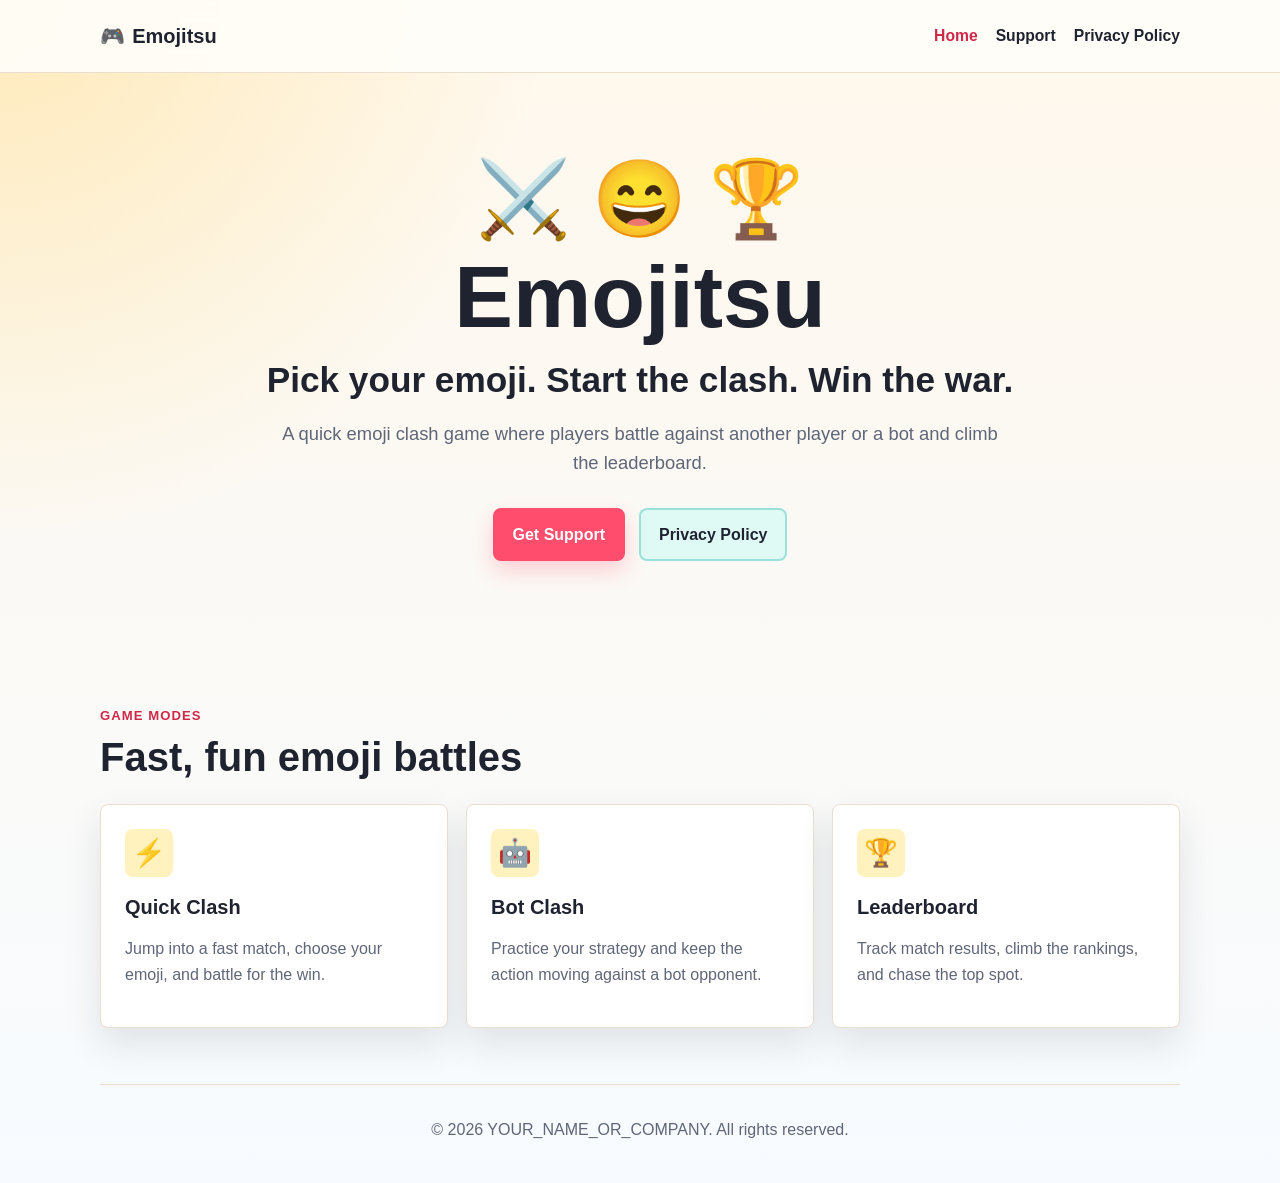
<file: docs/index.html>
<!DOCTYPE html>
<html lang="en">
<head>
  <meta charset="utf-8">
  <meta name="viewport" content="width=device-width, initial-scale=1">
  <title>Emojitsu | Home</title>
  <meta name="description" content="Emojitsu is a quick emoji clash game where players battle against another player or a bot and climb the leaderboard.">
  <link rel="stylesheet" href="styles.css">
</head>
<body>
  <header class="site-header">
    <nav class="nav" aria-label="Main navigation">
      <a class="brand" href="index.html" aria-label="Emojitsu home">Emojitsu</a>
      <div class="nav-links">
        <a href="index.html" aria-current="page">Home</a>
        <a href="support.html">Support</a>
        <a href="privacy.html">Privacy Policy</a>
      </div>
    </nav>
  </header>

  <main>
    <section class="hero section">
      <div class="hero-badge" aria-hidden="true">⚔️ 😄 🏆</div>
      <h1>Emojitsu</h1>
      <p class="hero-line">Pick your emoji. Start the clash. Win the war.</p>
      <p class="hero-copy">A quick emoji clash game where players battle against another player or a bot and climb the leaderboard.</p>
      <div class="button-row" aria-label="Helpful links">
        <a class="button primary" href="support.html">Get Support</a>
        <a class="button secondary" href="privacy.html">Privacy Policy</a>
      </div>
    </section>

    <section class="section" aria-labelledby="features-title">
      <div class="section-heading">
        <p class="eyebrow">Game Modes</p>
        <h2 id="features-title">Fast, fun emoji battles</h2>
      </div>
      <div class="card-grid">
        <article class="card">
          <div class="card-icon" aria-hidden="true">⚡</div>
          <h3>Quick Clash</h3>
          <p>Jump into a fast match, choose your emoji, and battle for the win.</p>
        </article>
        <article class="card">
          <div class="card-icon" aria-hidden="true">🤖</div>
          <h3>Bot Clash</h3>
          <p>Practice your strategy and keep the action moving against a bot opponent.</p>
        </article>
        <article class="card">
          <div class="card-icon" aria-hidden="true">🏆</div>
          <h3>Leaderboard</h3>
          <p>Track match results, climb the rankings, and chase the top spot.</p>
        </article>
      </div>
    </section>
  </main>

  <footer class="site-footer">
    <p>&copy; 2026 YOUR_NAME_OR_COMPANY. All rights reserved.</p>
  </footer>
</body>
</html>
</file>
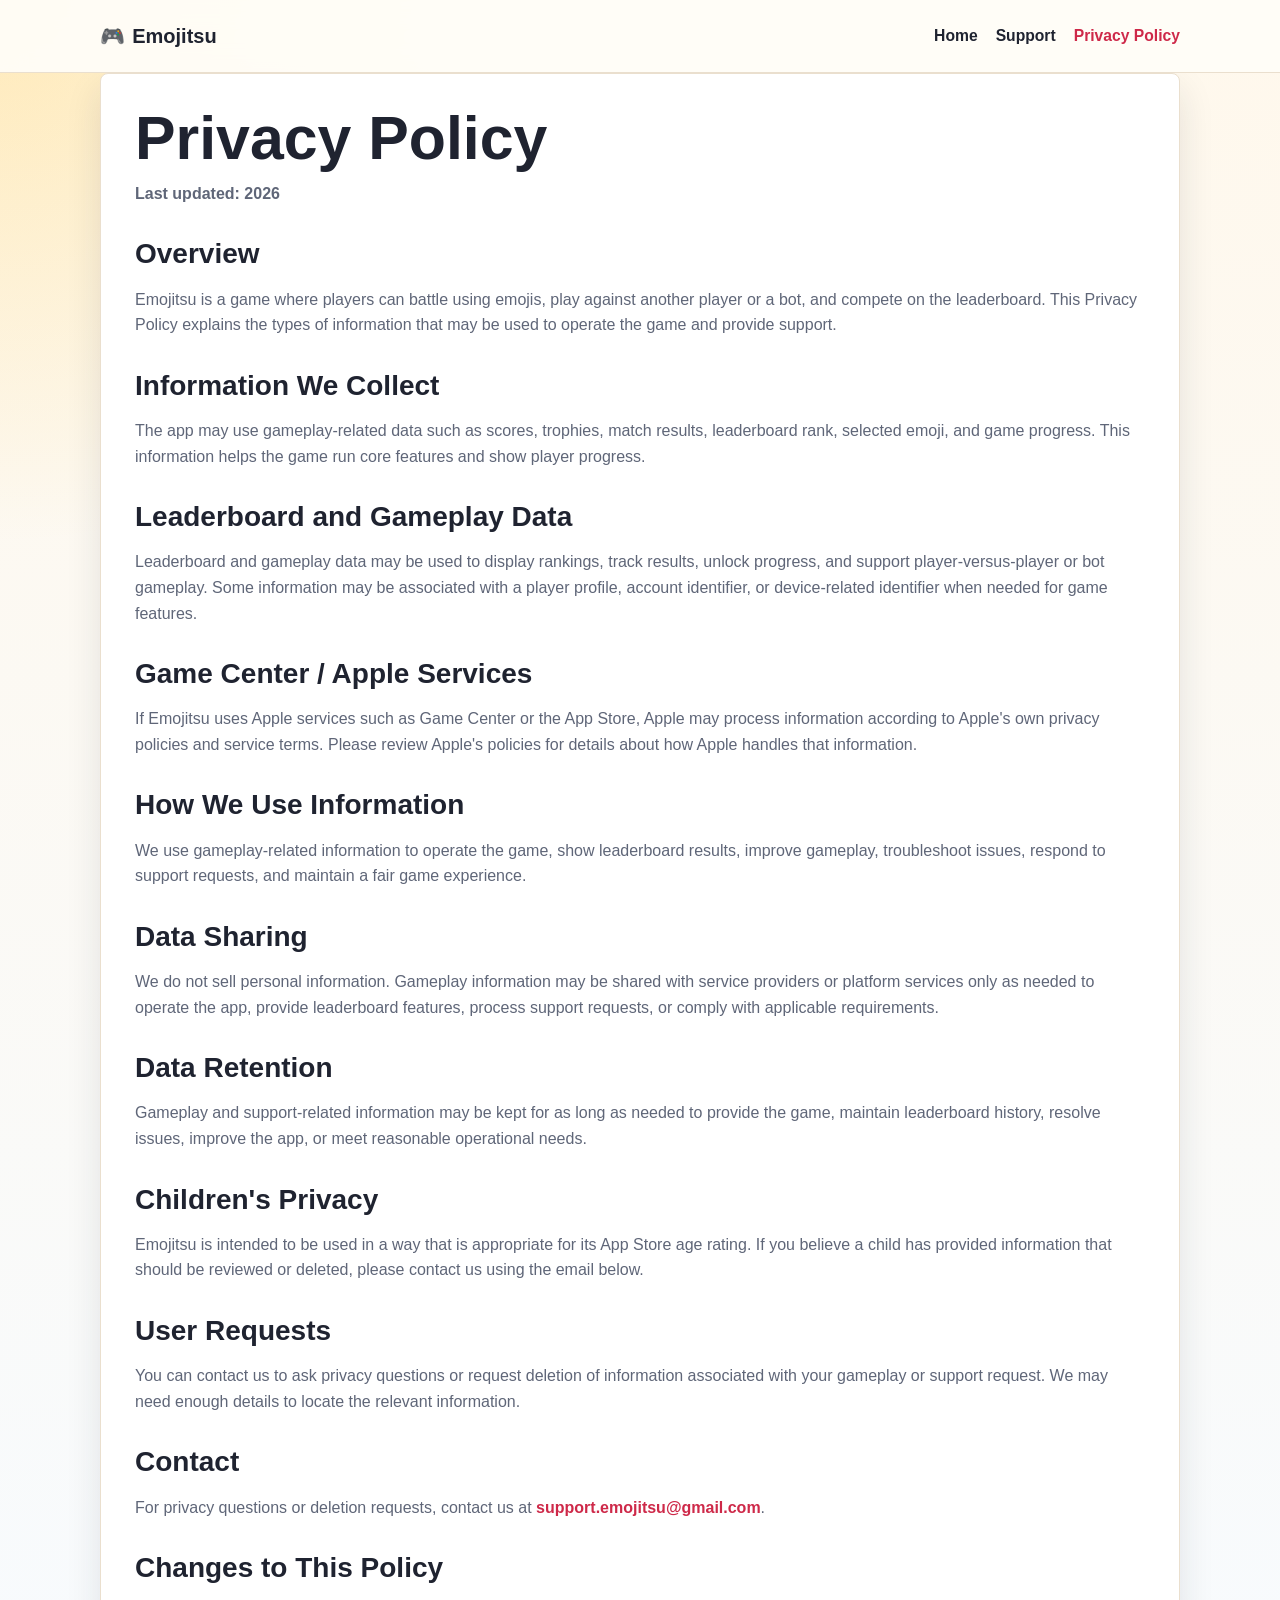
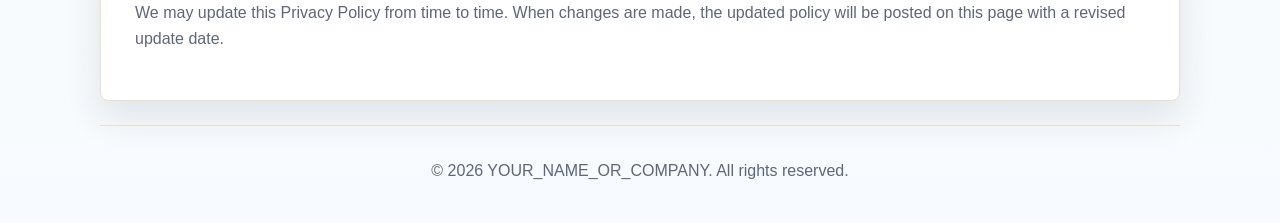
<file: docs/privacy.html>
<!DOCTYPE html>
<html lang="en">
<head>
  <meta charset="utf-8">
  <meta name="viewport" content="width=device-width, initial-scale=1">
  <title>Emojitsu | Privacy Policy</title>
  <meta name="description" content="Privacy Policy for Emojitsu, an iOS emoji clash game.">
  <link rel="stylesheet" href="styles.css">
</head>
<body>
  <header class="site-header">
    <nav class="nav" aria-label="Main navigation">
      <a class="brand" href="index.html" aria-label="Emojitsu home">Emojitsu</a>
      <div class="nav-links">
        <a href="index.html">Home</a>
        <a href="support.html">Support</a>
        <a href="privacy.html" aria-current="page">Privacy Policy</a>
      </div>
    </nav>
  </header>

  <main class="page-main">
    <article class="section card text-card policy">
      <h1>Privacy Policy</h1>
      <p class="updated">Last updated: 2026</p>

      <h2>Overview</h2>
      <p>Emojitsu is a game where players can battle using emojis, play against another player or a bot, and compete on the leaderboard. This Privacy Policy explains the types of information that may be used to operate the game and provide support.</p>

      <h2>Information We Collect</h2>
      <p>The app may use gameplay-related data such as scores, trophies, match results, leaderboard rank, selected emoji, and game progress. This information helps the game run core features and show player progress.</p>

      <h2>Leaderboard and Gameplay Data</h2>
      <p>Leaderboard and gameplay data may be used to display rankings, track results, unlock progress, and support player-versus-player or bot gameplay. Some information may be associated with a player profile, account identifier, or device-related identifier when needed for game features.</p>

      <h2>Game Center / Apple Services</h2>
      <p>If Emojitsu uses Apple services such as Game Center or the App Store, Apple may process information according to Apple&apos;s own privacy policies and service terms. Please review Apple&apos;s policies for details about how Apple handles that information.</p>

      <h2>How We Use Information</h2>
      <p>We use gameplay-related information to operate the game, show leaderboard results, improve gameplay, troubleshoot issues, respond to support requests, and maintain a fair game experience.</p>

      <h2>Data Sharing</h2>
      <p>We do not sell personal information. Gameplay information may be shared with service providers or platform services only as needed to operate the app, provide leaderboard features, process support requests, or comply with applicable requirements.</p>

      <h2>Data Retention</h2>
      <p>Gameplay and support-related information may be kept for as long as needed to provide the game, maintain leaderboard history, resolve issues, improve the app, or meet reasonable operational needs.</p>

      <h2>Children&apos;s Privacy</h2>
      <p>Emojitsu is intended to be used in a way that is appropriate for its App Store age rating. If you believe a child has provided information that should be reviewed or deleted, please contact us using the email below.</p>

      <h2>User Requests</h2>
      <p>You can contact us to ask privacy questions or request deletion of information associated with your gameplay or support request. We may need enough details to locate the relevant information.</p>

      <h2>Contact</h2>
      <p>For privacy questions or deletion requests, contact us at <a href="mailto:support.emojitsu@gmail.com">support.emojitsu@gmail.com</a>.</p>

      <h2>Changes to This Policy</h2>
      <p>We may update this Privacy Policy from time to time. When changes are made, the updated policy will be posted on this page with a revised update date.</p>
    </article>
  </main>

  <footer class="site-footer">
    <p>&copy; 2026 YOUR_NAME_OR_COMPANY. All rights reserved.</p>
  </footer>
</body>
</html>
</file>
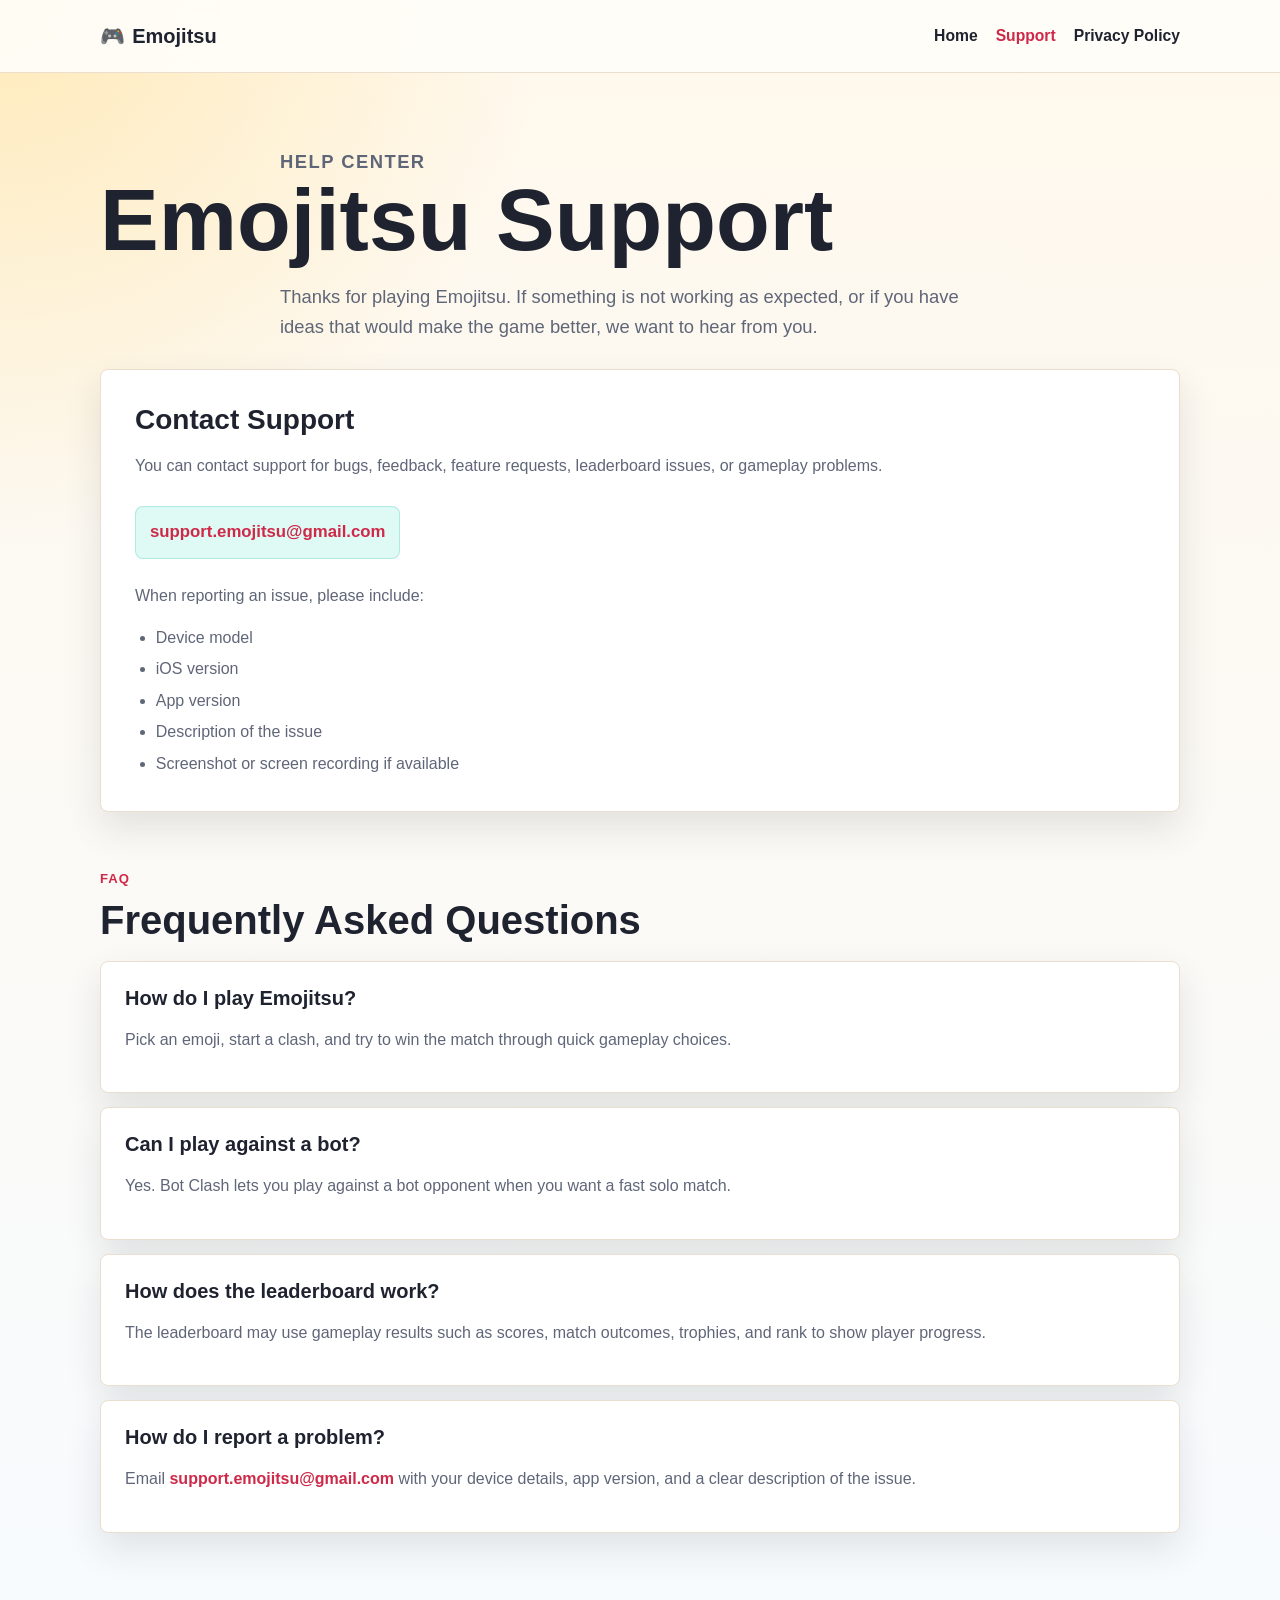
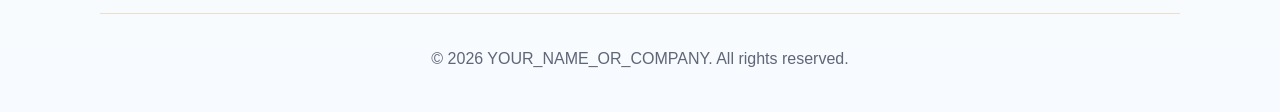
<file: docs/support.html>
<!DOCTYPE html>
<html lang="en">
<head>
  <meta charset="utf-8">
  <meta name="viewport" content="width=device-width, initial-scale=1">
  <title>Emojitsu | Support</title>
  <meta name="description" content="Support information for Emojitsu, including contact details and frequently asked questions.">
  <link rel="stylesheet" href="styles.css">
</head>
<body>
  <header class="site-header">
    <nav class="nav" aria-label="Main navigation">
      <a class="brand" href="index.html" aria-label="Emojitsu home">Emojitsu</a>
      <div class="nav-links">
        <a href="index.html">Home</a>
        <a href="support.html" aria-current="page">Support</a>
        <a href="privacy.html">Privacy Policy</a>
      </div>
    </nav>
  </header>

  <main class="page-main">
    <section class="section page-hero">
      <p class="eyebrow">Help Center</p>
      <h1>Emojitsu Support</h1>
      <p>Thanks for playing Emojitsu. If something is not working as expected, or if you have ideas that would make the game better, we want to hear from you.</p>
    </section>

    <section class="section card text-card" aria-labelledby="contact-title">
      <h2 id="contact-title">Contact Support</h2>
      <p>You can contact support for bugs, feedback, feature requests, leaderboard issues, or gameplay problems.</p>
      <p class="contact-box"><a href="mailto:support.emojitsu@gmail.com">support.emojitsu@gmail.com</a></p>
      <p>When reporting an issue, please include:</p>
      <ul class="check-list">
        <li>Device model</li>
        <li>iOS version</li>
        <li>App version</li>
        <li>Description of the issue</li>
        <li>Screenshot or screen recording if available</li>
      </ul>
    </section>

    <section class="section" aria-labelledby="faq-title">
      <div class="section-heading compact">
        <p class="eyebrow">FAQ</p>
        <h2 id="faq-title">Frequently Asked Questions</h2>
      </div>
      <div class="faq-list">
        <article class="card faq-item">
          <h3>How do I play Emojitsu?</h3>
          <p>Pick an emoji, start a clash, and try to win the match through quick gameplay choices.</p>
        </article>
        <article class="card faq-item">
          <h3>Can I play against a bot?</h3>
          <p>Yes. Bot Clash lets you play against a bot opponent when you want a fast solo match.</p>
        </article>
        <article class="card faq-item">
          <h3>How does the leaderboard work?</h3>
          <p>The leaderboard may use gameplay results such as scores, match outcomes, trophies, and rank to show player progress.</p>
        </article>
        <article class="card faq-item">
          <h3>How do I report a problem?</h3>
          <p>Email <a href="mailto:support.emojitsu@gmail.com">support.emojitsu@gmail.com</a> with your device details, app version, and a clear description of the issue.</p>
        </article>
      </div>
    </section>
  </main>

  <footer class="site-footer">
    <p>&copy; 2026 YOUR_NAME_OR_COMPANY. All rights reserved.</p>
  </footer>
</body>
</html>
</file>
<file: docs/styles.css>
:root {
  --bg: #fff8ec;
  --bg-soft: #fffdf8;
  --text: #1f2330;
  --muted: #5f6678;
  --primary: #ff4d6d;
  --primary-dark: #ce2949;
  --accent: #1fb6a6;
  --accent-soft: #dff9f5;
  --gold: #ffb703;
  --card: #ffffff;
  --border: #eadfce;
  --shadow: 0 16px 36px rgba(31, 35, 48, 0.11);
  --radius: 8px;
  --max-width: 1080px;
}

* {
  box-sizing: border-box;
}

html {
  min-height: 100%;
}

body {
  min-height: 100vh;
  margin: 0;
  font-family: Arial, Helvetica, sans-serif;
  line-height: 1.6;
  color: var(--text);
  background:
    radial-gradient(circle at top left, rgba(255, 183, 3, 0.22), transparent 34rem),
    linear-gradient(180deg, var(--bg) 0%, #f7fbff 100%);
}

a {
  color: var(--primary-dark);
  text-decoration: none;
  font-weight: 700;
}

a:hover,
a:focus-visible {
  text-decoration: underline;
}

.site-header {
  position: sticky;
  top: 0;
  z-index: 10;
  background: rgba(255, 253, 248, 0.94);
  border-bottom: 1px solid var(--border);
  backdrop-filter: blur(12px);
}

.nav {
  width: min(100% - 32px, var(--max-width));
  margin: 0 auto;
  min-height: 72px;
  display: flex;
  align-items: center;
  justify-content: space-between;
  gap: 24px;
}

.brand {
  color: var(--text);
  font-size: 1.25rem;
  font-weight: 900;
  white-space: nowrap;
}

.brand::before {
  content: "🎮";
  margin-right: 0.45rem;
}

.nav-links {
  display: flex;
  align-items: center;
  justify-content: flex-end;
  flex-wrap: wrap;
  gap: 8px 18px;
}

.nav-links a {
  color: var(--text);
  font-size: 0.98rem;
}

.nav-links a[aria-current="page"] {
  color: var(--primary-dark);
}

.section {
  width: min(100% - 32px, var(--max-width));
  margin: 0 auto;
  padding: 56px 0;
}

.hero {
  min-height: 64vh;
  display: grid;
  align-content: center;
  justify-items: center;
  text-align: center;
}

.hero-badge {
  margin: 0 0 16px;
  font-size: clamp(2.2rem, 8vw, 4.75rem);
  line-height: 1;
}

h1,
h2,
h3,
p {
  overflow-wrap: anywhere;
}

h1 {
  margin: 0;
  font-size: clamp(2.6rem, 8vw, 5.5rem);
  line-height: 1;
  letter-spacing: 0;
}

h2 {
  margin: 0 0 16px;
  font-size: clamp(1.75rem, 4vw, 2.5rem);
  line-height: 1.15;
  letter-spacing: 0;
}

h3 {
  margin: 0 0 10px;
  font-size: 1.25rem;
  line-height: 1.25;
}

.hero-line {
  max-width: 780px;
  margin: 18px auto 0;
  font-size: clamp(1.35rem, 4vw, 2.2rem);
  line-height: 1.2;
  font-weight: 900;
}

.hero-copy,
.page-hero p {
  max-width: 720px;
  margin: 18px auto 0;
  color: var(--muted);
  font-size: 1.15rem;
}

.button-row {
  display: flex;
  justify-content: center;
  flex-wrap: wrap;
  gap: 14px;
  margin-top: 30px;
}

.button {
  display: inline-flex;
  align-items: center;
  justify-content: center;
  min-height: 48px;
  padding: 12px 18px;
  border-radius: var(--radius);
  border: 2px solid transparent;
  font-weight: 900;
  text-align: center;
}

.button.primary {
  color: #fff;
  background: var(--primary);
  border-color: var(--primary);
  box-shadow: 0 10px 22px rgba(255, 77, 109, 0.24);
}

.button.secondary {
  color: var(--text);
  background: var(--accent-soft);
  border-color: rgba(31, 182, 166, 0.35);
}

.button:hover,
.button:focus-visible {
  text-decoration: none;
  transform: translateY(-1px);
}

.section-heading {
  max-width: 700px;
  margin-bottom: 24px;
}

.section-heading.compact {
  margin-bottom: 18px;
}

.eyebrow {
  margin: 0 0 8px;
  color: var(--primary-dark);
  font-size: 0.82rem;
  font-weight: 900;
  letter-spacing: 0.08em;
  text-transform: uppercase;
}

.card-grid {
  display: grid;
  grid-template-columns: repeat(3, minmax(0, 1fr));
  gap: 18px;
}

.card {
  background: var(--card);
  border: 1px solid var(--border);
  border-radius: var(--radius);
  box-shadow: var(--shadow);
}

.card-grid .card,
.faq-item {
  padding: 24px;
}

.card-icon {
  width: 48px;
  height: 48px;
  display: grid;
  place-items: center;
  margin-bottom: 18px;
  border-radius: var(--radius);
  background: #fff2be;
  font-size: 1.7rem;
}

.card p,
.text-card p,
.text-card li,
.faq-item p {
  color: var(--muted);
}

.page-main {
  padding-bottom: 24px;
}

.page-hero {
  padding-bottom: 28px;
}

.text-card {
  padding: 34px;
}

.text-card h1 {
  font-size: clamp(2.2rem, 6vw, 3.8rem);
}

.text-card h2 {
  margin-top: 32px;
  font-size: clamp(1.35rem, 3vw, 1.75rem);
}

.text-card h2:first-child,
.text-card h1 + h2 {
  margin-top: 0;
}

.contact-box {
  display: inline-flex;
  max-width: 100%;
  margin: 12px 0 8px;
  padding: 12px 14px;
  border-radius: var(--radius);
  background: var(--accent-soft);
  border: 1px solid rgba(31, 182, 166, 0.25);
  font-size: 1.05rem;
}

.check-list {
  margin: 12px 0 0;
  padding-left: 1.3rem;
}

.check-list li + li {
  margin-top: 6px;
}

.faq-list {
  display: grid;
  gap: 14px;
}

.policy p {
  margin: 0 0 14px;
}

.policy .updated {
  margin: 12px 0 28px;
  color: var(--muted);
  font-weight: 700;
}

.centered-page {
  min-height: 64vh;
  display: grid;
  align-items: center;
}

.not-found {
  text-align: center;
}

.not-found .button {
  margin-top: 12px;
}

.site-footer {
  width: min(100% - 32px, var(--max-width));
  margin: 0 auto;
  padding: 32px 0 40px;
  color: var(--muted);
  text-align: center;
  border-top: 1px solid var(--border);
}

.site-footer p {
  margin: 0;
}

@media (max-width: 760px) {
  .nav {
    min-height: auto;
    padding: 16px 0;
    align-items: flex-start;
    flex-direction: column;
    gap: 10px;
  }

  .nav-links {
    justify-content: flex-start;
  }

  .section {
    padding: 42px 0;
  }

  .hero {
    min-height: auto;
    padding-top: 52px;
  }

  .card-grid {
    grid-template-columns: 1fr;
  }

  .text-card {
    padding: 24px;
  }

  .button-row,
  .button {
    width: 100%;
  }
}
</file>
